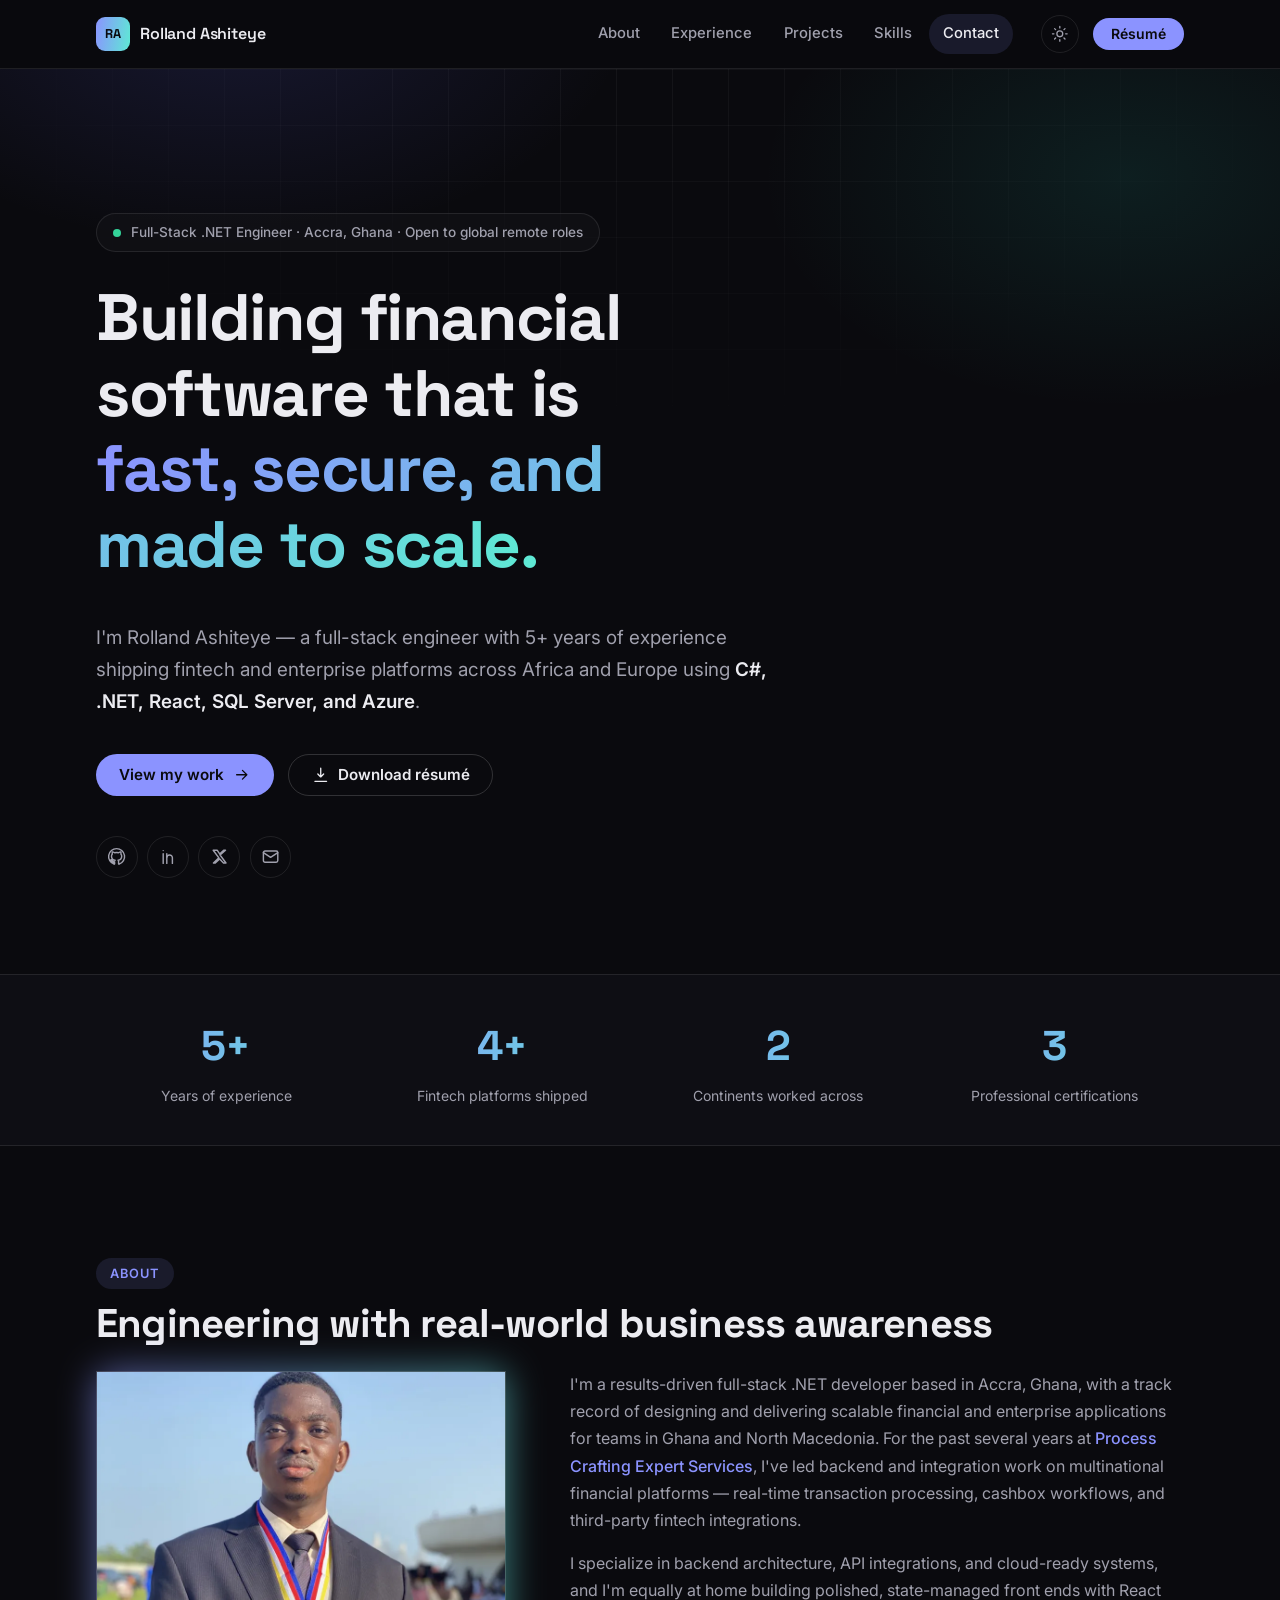
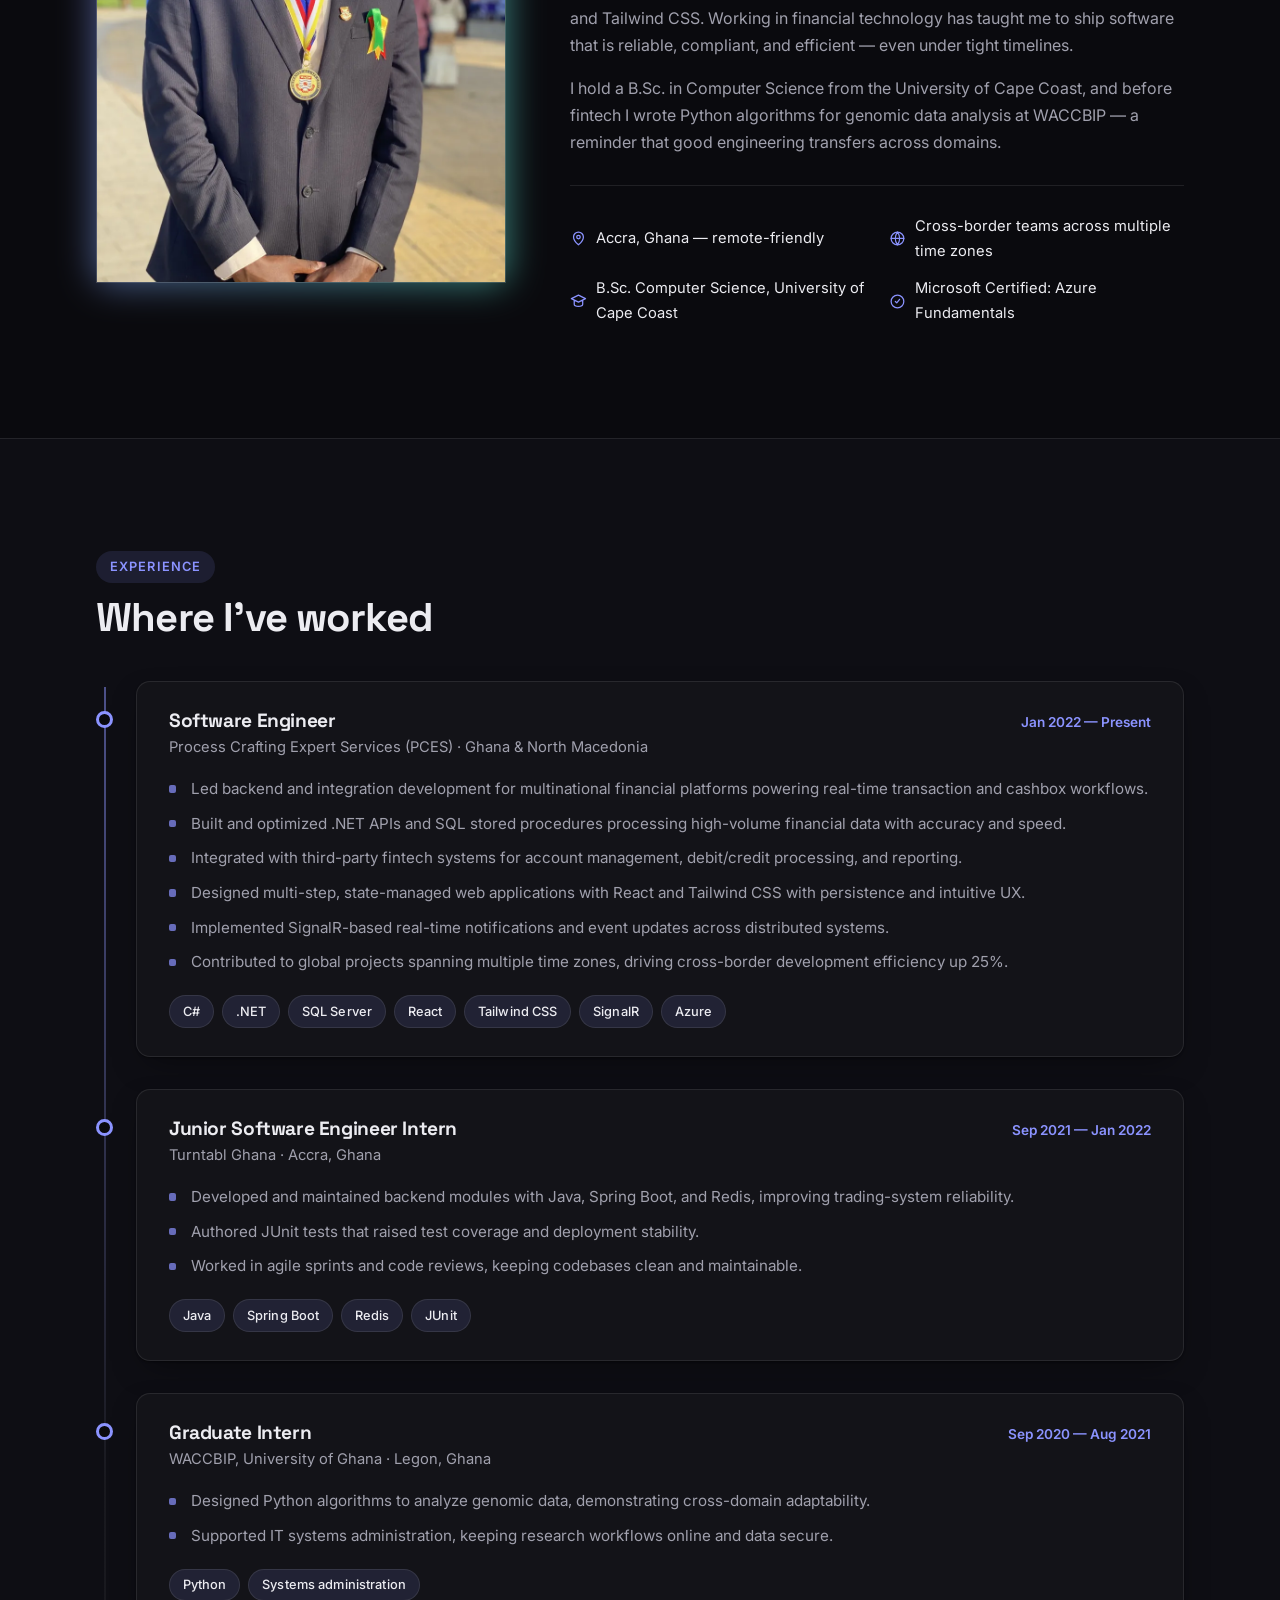
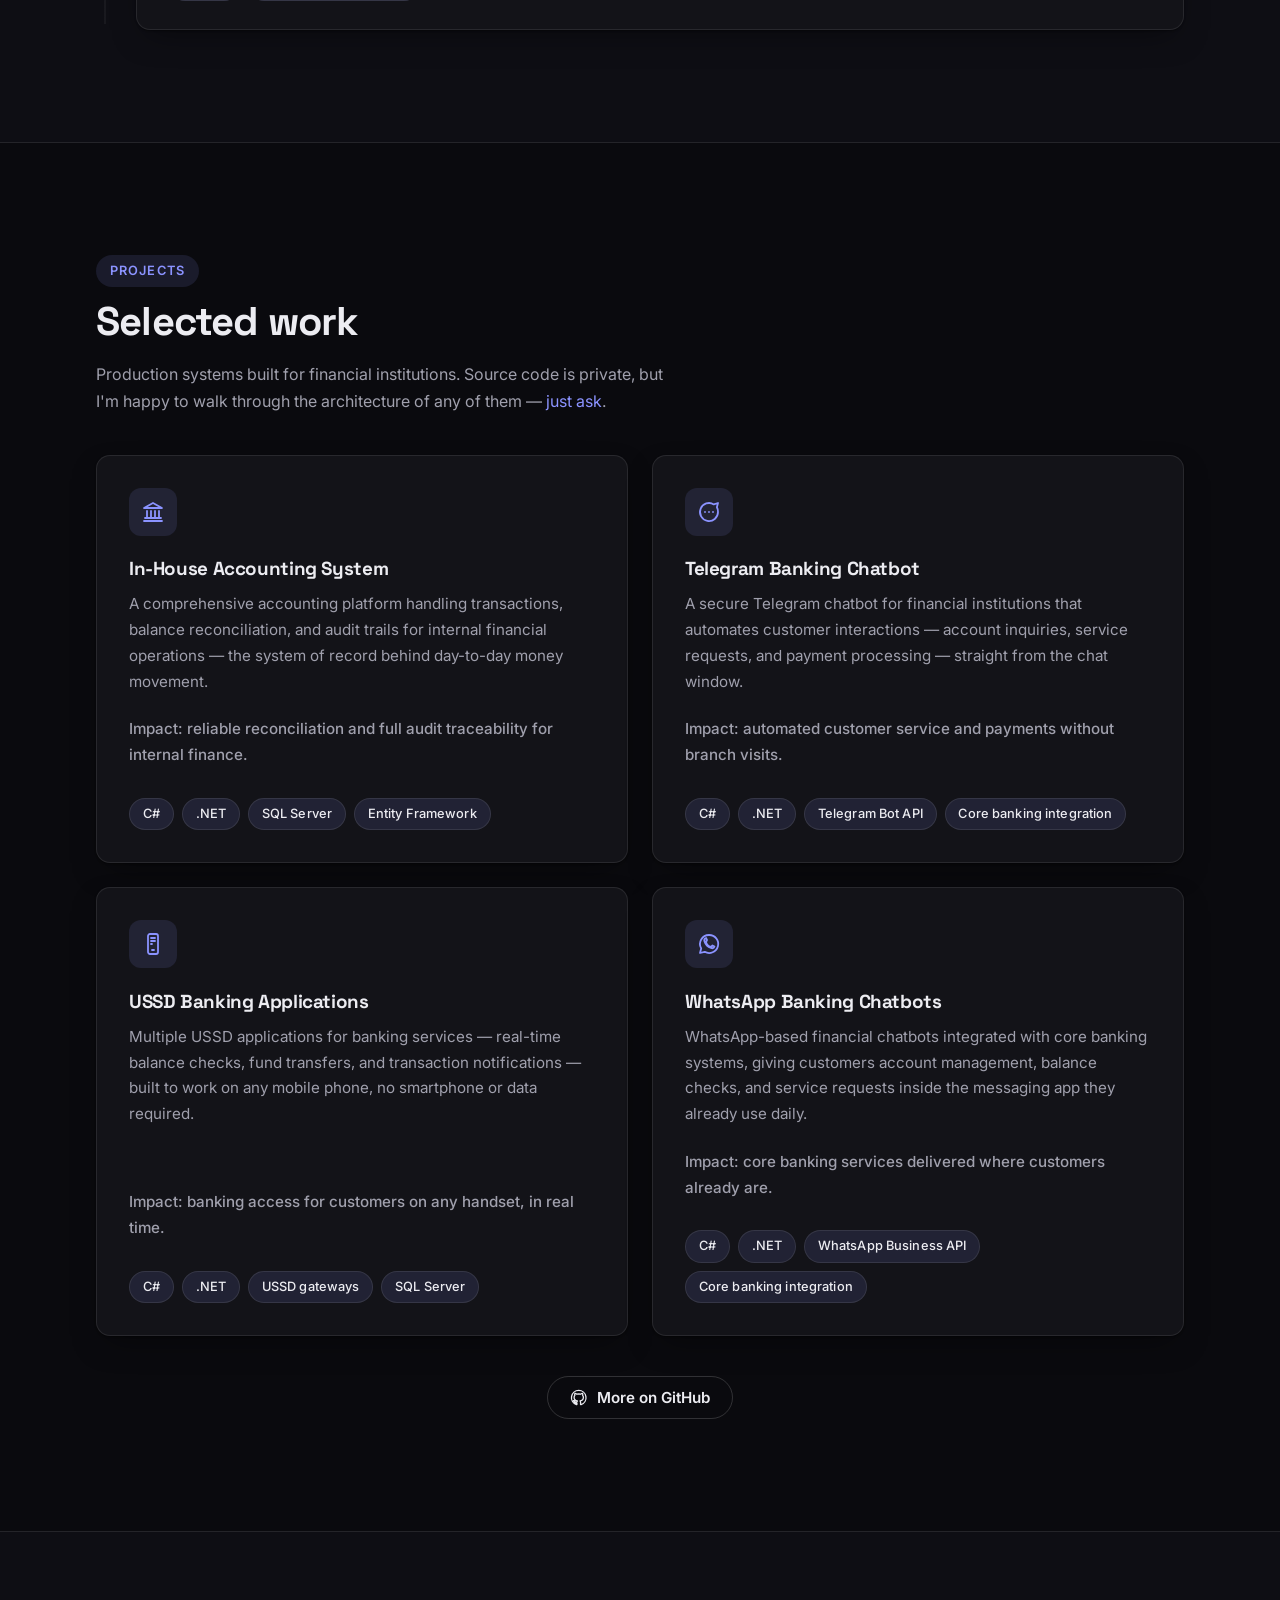
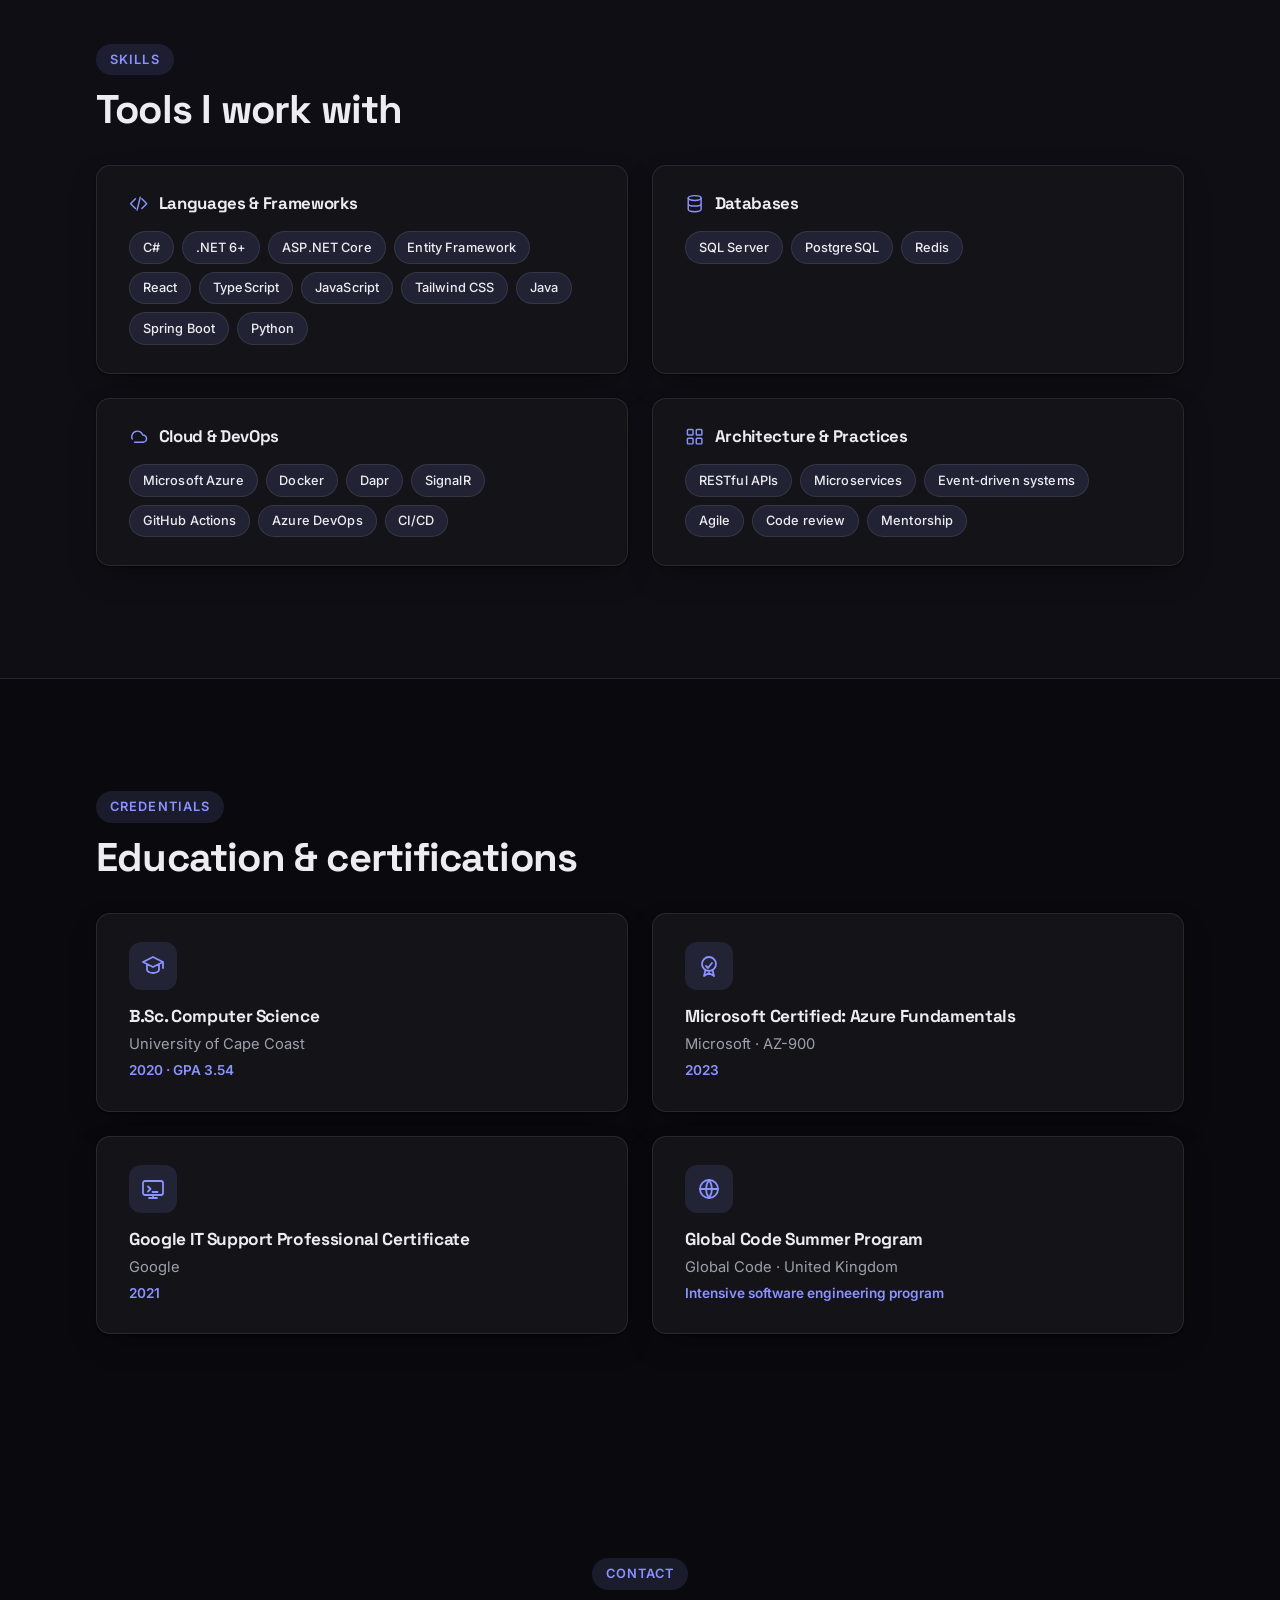
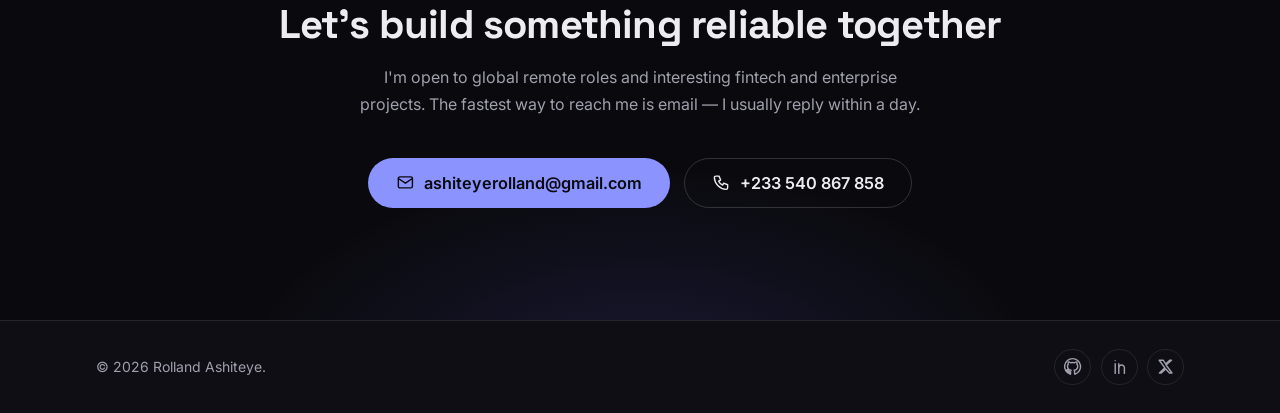
<file: index.html>
<!DOCTYPE html>
<html lang="en" data-theme="dark">
<head>
    <meta charset="UTF-8">
    <meta name="viewport" content="width=device-width, initial-scale=1">

    <title>Rolland Ashiteye — Full-Stack .NET Engineer</title>
    <meta name="description" content="Rolland Ashiteye is a full-stack .NET engineer with 5+ years of experience building secure, scalable financial and enterprise software across Africa and Europe with C#, .NET, React, and Azure.">
    <meta name="author" content="Rolland Ashiteye">
    <link rel="canonical" href="https://rolla-code.github.io/">

    <!-- Open Graph -->
    <meta property="og:type" content="website">
    <meta property="og:url" content="https://rolla-code.github.io/">
    <meta property="og:title" content="Rolland Ashiteye — Full-Stack .NET Engineer">
    <meta property="og:description" content="Full-stack .NET engineer building secure, scalable fintech and enterprise software with C#, .NET, React, and Azure. Based in Accra, open to global remote roles.">
    <meta property="og:image" content="https://rolla-code.github.io/images/rolland.jpg">
    <meta name="twitter:card" content="summary_large_image">
    <meta name="twitter:site" content="@1Nii_Ro">
    <meta name="twitter:title" content="Rolland Ashiteye — Full-Stack .NET Engineer">
    <meta name="twitter:description" content="Full-stack .NET engineer building secure, scalable fintech and enterprise software with C#, .NET, React, and Azure.">
    <meta name="twitter:image" content="https://rolla-code.github.io/images/rolland.jpg">

    <meta name="theme-color" content="#0a0a0e" media="(prefers-color-scheme: dark)">
    <meta name="theme-color" content="#fafafc" media="(prefers-color-scheme: light)">

    <link rel="icon" type="image/svg+xml" href="favicon.svg">

    <!-- Set theme before first paint to avoid a flash of the wrong theme -->
    <script>
        (function () {
            try {
                var saved = localStorage.getItem('theme');
                if (saved === 'light' || saved === 'dark') {
                    document.documentElement.setAttribute('data-theme', saved);
                }
            } catch (e) { /* localStorage unavailable — keep dark default */ }
        })();
    </script>

    <link rel="preconnect" href="https://fonts.googleapis.com">
    <link rel="preconnect" href="https://fonts.gstatic.com" crossorigin>
    <link href="https://fonts.googleapis.com/css2?family=Inter:wght@400;500;600&family=Space+Grotesk:wght@500;600;700&display=swap" rel="stylesheet">

    <link rel="stylesheet" href="css/style.css">

    <script type="application/ld+json">
    {
        "@context": "https://schema.org",
        "@type": "Person",
        "name": "Rolland Ashiteye Nii-Amarh",
        "url": "https://rolla-code.github.io/",
        "image": "https://rolla-code.github.io/images/rolland.jpg",
        "jobTitle": "Full-Stack .NET Engineer",
        "worksFor": { "@type": "Organization", "name": "Process Crafting Expert Services" },
        "alumniOf": { "@type": "CollegeOrUniversity", "name": "University of Cape Coast" },
        "address": { "@type": "PostalAddress", "addressLocality": "Accra", "addressCountry": "GH" },
        "email": "mailto:ashiteyerolland@gmail.com",
        "sameAs": [
            "https://www.linkedin.com/in/ashiteye-rolland-671120187",
            "https://github.com/Rolla-code",
            "https://twitter.com/1Nii_Ro"
        ],
        "knowsAbout": ["C#", ".NET", "ASP.NET Core", "React", "TypeScript", "SQL Server", "Microsoft Azure", "Microservices", "Financial Technology"]
    }
    </script>
</head>
<body>

    <a class="skip-link" href="#main">Skip to content</a>

    <header class="site-header" id="top">
        <nav class="nav container" aria-label="Primary">
            <a class="brand" href="#top" aria-label="Rolland Ashiteye — home">
                <span class="brand-mark" aria-hidden="true">RA</span>
                <span class="brand-name">Rolland&nbsp;Ashiteye</span>
            </a>

            <button class="nav-toggle" aria-expanded="false" aria-controls="nav-menu" aria-label="Toggle navigation menu">
                <span class="nav-toggle-bar" aria-hidden="true"></span>
                <span class="nav-toggle-bar" aria-hidden="true"></span>
            </button>

            <div class="nav-menu" id="nav-menu">
                <ul class="nav-links">
                    <li><a href="#about">About</a></li>
                    <li><a href="#experience">Experience</a></li>
                    <li><a href="#projects">Projects</a></li>
                    <li><a href="#skills">Skills</a></li>
                    <li><a href="#contact">Contact</a></li>
                </ul>
                <div class="nav-actions">
                    <button class="theme-toggle" aria-label="Switch to light theme" title="Toggle theme">
                        <svg class="icon icon-sun" viewBox="0 0 24 24" aria-hidden="true"><circle cx="12" cy="12" r="4"/><path d="M12 2v2m0 16v2M4.9 4.9l1.4 1.4m11.4 11.4 1.4 1.4M2 12h2m16 0h2M4.9 19.1l1.4-1.4M17.7 6.3l1.4-1.4"/></svg>
                        <svg class="icon icon-moon" viewBox="0 0 24 24" aria-hidden="true"><path d="M21 12.8A9 9 0 1 1 11.2 3a7 7 0 0 0 9.8 9.8Z"/></svg>
                    </button>
                    <a class="btn btn-sm btn-primary nav-cta" href="assets/Rolland_Ashiteye_Resume.pdf" download>Résumé</a>
                </div>
            </div>
        </nav>
    </header>

    <main id="main">

        <!-- ============ HERO ============ -->
        <section class="hero" aria-label="Introduction">
            <div class="hero-bg" aria-hidden="true"></div>
            <div class="container hero-inner">
                <p class="hero-eyebrow">
                    <span class="status-dot" aria-hidden="true"></span>
                    Full-Stack .NET Engineer · Accra, Ghana · Open to global remote roles
                </p>
                <h1 class="hero-title">
                    Building financial software that is
                    <span class="gradient-text">fast, secure, and made to scale.</span>
                </h1>
                <p class="hero-sub">
                    I'm Rolland Ashiteye — a full-stack engineer with 5+ years of experience shipping
                    fintech and enterprise platforms across Africa and Europe using
                    <strong>C#, .NET, React, SQL Server, and Azure</strong>.
                </p>
                <div class="hero-actions">
                    <a class="btn btn-primary" href="#projects">
                        View my work
                        <svg class="icon" viewBox="0 0 24 24" aria-hidden="true"><path d="M5 12h14m-6-6 6 6-6 6"/></svg>
                    </a>
                    <a class="btn btn-ghost" href="assets/Rolland_Ashiteye_Resume.pdf" download>
                        <svg class="icon" viewBox="0 0 24 24" aria-hidden="true"><path d="M12 3v12m0 0 4-4m-4 4-4-4M4 21h16"/></svg>
                        Download résumé
                    </a>
                </div>
                <ul class="hero-social" aria-label="Social profiles">
                    <li>
                        <a href="https://github.com/Rolla-code" target="_blank" rel="noopener" aria-label="GitHub">
                            <svg class="icon" viewBox="0 0 24 24" aria-hidden="true"><path d="M12 2a10 10 0 0 0-3.16 19.49c.5.09.68-.22.68-.48v-1.7c-2.78.6-3.37-1.34-3.37-1.34-.45-1.16-1.11-1.47-1.11-1.47-.91-.62.07-.6.07-.6 1 .07 1.53 1.03 1.53 1.03.9 1.53 2.34 1.09 2.91.83.09-.65.35-1.09.63-1.34-2.22-.25-4.55-1.11-4.55-4.94 0-1.09.39-1.98 1.03-2.68-.1-.25-.45-1.27.1-2.64 0 0 .84-.27 2.75 1.02a9.56 9.56 0 0 1 5 0c1.91-1.29 2.75-1.02 2.75-1.02.55 1.37.2 2.39.1 2.64.64.7 1.03 1.59 1.03 2.68 0 3.84-2.34 4.68-4.57 4.93.36.31.68.92.68 1.85V21c0 .27.18.58.69.48A10 10 0 0 0 12 2Z"/></svg>
                        </a>
                    </li>
                    <li>
                        <a href="https://www.linkedin.com/in/ashiteye-rolland-671120187" target="_blank" rel="noopener" aria-label="LinkedIn">
                            <svg class="icon" viewBox="0 0 24 24" aria-hidden="true"><path d="M6.5 8.5v12M6.5 4.5v.01M11 20.5v-7a3.5 3.5 0 0 1 7 0v7"/><path d="M11 8.5v4"/></svg>
                        </a>
                    </li>
                    <li>
                        <a href="https://twitter.com/1Nii_Ro" target="_blank" rel="noopener" aria-label="X (Twitter)">
                            <svg class="icon" viewBox="0 0 24 24" aria-hidden="true"><path d="m4 4 7.1 9.6L4.3 20h2.3l5.5-5.1L16.9 20H20l-7.4-10L19.4 4h-2.3l-5 4.7L8.9 4H4Z"/></svg>
                        </a>
                    </li>
                    <li>
                        <a href="mailto:ashiteyerolland@gmail.com" aria-label="Email">
                            <svg class="icon" viewBox="0 0 24 24" aria-hidden="true"><rect x="3" y="5" width="18" height="14" rx="2"/><path d="m3 7 9 6 9-6"/></svg>
                        </a>
                    </li>
                </ul>
            </div>
        </section>

        <!-- ============ STATS ============ -->
        <section class="stats reveal" aria-label="Highlights">
            <div class="container stats-grid">
                <div class="stat">
                    <span class="stat-value" data-count="5" data-suffix="+">5+</span>
                    <span class="stat-label">Years of experience</span>
                </div>
                <div class="stat">
                    <span class="stat-value" data-count="4" data-suffix="+">4+</span>
                    <span class="stat-label">Fintech platforms shipped</span>
                </div>
                <div class="stat">
                    <span class="stat-value" data-count="2">2</span>
                    <span class="stat-label">Continents worked across</span>
                </div>
                <div class="stat">
                    <span class="stat-value" data-count="3">3</span>
                    <span class="stat-label">Professional certifications</span>
                </div>
            </div>
        </section>

        <!-- ============ ABOUT ============ -->
        <section id="about" class="section">
            <div class="container">
                <p class="section-eyebrow reveal">About</p>
                <h2 class="section-title reveal">Engineering with real-world business awareness</h2>
                <div class="about-grid">
                    <div class="about-photo reveal">
                        <picture>
                            <source srcset="images/rolland.webp" type="image/webp">
                            <img src="images/rolland.jpg" alt="Portrait of Rolland Ashiteye" width="880" height="1100" loading="lazy" decoding="async">
                        </picture>
                    </div>
                    <div class="about-text reveal">
                        <p>
                            I'm a results-driven full-stack .NET developer based in Accra, Ghana, with a track record of
                            designing and delivering scalable financial and enterprise applications for teams in
                            Ghana and North Macedonia. For the past several years at
                            <a href="#experience">Process Crafting Expert Services</a>, I've led backend and integration
                            work on multinational financial platforms — real-time transaction processing, cashbox
                            workflows, and third-party fintech integrations.
                        </p>
                        <p>
                            I specialize in backend architecture, API integrations, and cloud-ready systems, and I'm
                            equally at home building polished, state-managed front ends with React and Tailwind CSS.
                            Working in financial technology has taught me to ship software that is reliable, compliant,
                            and efficient — even under tight timelines.
                        </p>
                        <p>
                            I hold a B.Sc. in Computer Science from the University of Cape Coast, and before fintech I
                            wrote Python algorithms for genomic data analysis at WACCBIP — a reminder that good
                            engineering transfers across domains.
                        </p>
                        <ul class="about-facts">
                            <li>
                                <svg class="icon" viewBox="0 0 24 24" aria-hidden="true"><path d="M12 21s-7-5.5-7-11a7 7 0 0 1 14 0c0 5.5-7 11-7 11Z"/><circle cx="12" cy="10" r="2.5"/></svg>
                                Accra, Ghana — remote-friendly
                            </li>
                            <li>
                                <svg class="icon" viewBox="0 0 24 24" aria-hidden="true"><circle cx="12" cy="12" r="9"/><path d="M3 12h18M12 3a15 15 0 0 1 0 18 15 15 0 0 1 0-18Z"/></svg>
                                Cross-border teams across multiple time zones
                            </li>
                            <li>
                                <svg class="icon" viewBox="0 0 24 24" aria-hidden="true"><path d="M12 3 2 8l10 5 10-5-10-5Zm-6 7.5V16c0 1.5 2.7 3 6 3s6-1.5 6-3v-5.5"/></svg>
                                B.Sc. Computer Science, University of Cape Coast
                            </li>
                            <li>
                                <svg class="icon" viewBox="0 0 24 24" aria-hidden="true"><path d="m9 12 2 2 4-5m6 3a9 9 0 1 1-18 0 9 9 0 0 1 18 0Z"/></svg>
                                Microsoft Certified: Azure Fundamentals
                            </li>
                        </ul>
                    </div>
                </div>
            </div>
        </section>

        <!-- ============ EXPERIENCE ============ -->
        <section id="experience" class="section section-alt">
            <div class="container">
                <p class="section-eyebrow reveal">Experience</p>
                <h2 class="section-title reveal">Where I've worked</h2>

                <ol class="timeline">
                    <li class="timeline-item reveal">
                        <div class="timeline-marker" aria-hidden="true"></div>
                        <article class="card timeline-card">
                            <header class="timeline-head">
                                <div>
                                    <h3>Software Engineer</h3>
                                    <p class="timeline-org">Process Crafting Expert Services (PCES) · Ghana &amp; North Macedonia</p>
                                </div>
                                <p class="timeline-date"><time datetime="2022-01">Jan 2022</time> — Present</p>
                            </header>
                            <ul class="timeline-points">
                                <li>Led backend and integration development for multinational financial platforms powering real-time transaction and cashbox workflows.</li>
                                <li>Built and optimized .NET APIs and SQL stored procedures processing high-volume financial data with accuracy and speed.</li>
                                <li>Integrated with third-party fintech systems for account management, debit/credit processing, and reporting.</li>
                                <li>Designed multi-step, state-managed web applications with React and Tailwind CSS with persistence and intuitive UX.</li>
                                <li>Implemented SignalR-based real-time notifications and event updates across distributed systems.</li>
                                <li>Contributed to global projects spanning multiple time zones, driving cross-border development efficiency up 25%.</li>
                            </ul>
                            <ul class="tag-list" aria-label="Technologies used">
                                <li>C#</li><li>.NET</li><li>SQL Server</li><li>React</li><li>Tailwind CSS</li><li>SignalR</li><li>Azure</li>
                            </ul>
                        </article>
                    </li>

                    <li class="timeline-item reveal">
                        <div class="timeline-marker" aria-hidden="true"></div>
                        <article class="card timeline-card">
                            <header class="timeline-head">
                                <div>
                                    <h3>Junior Software Engineer Intern</h3>
                                    <p class="timeline-org">Turntabl Ghana · Accra, Ghana</p>
                                </div>
                                <p class="timeline-date"><time datetime="2021-09">Sep 2021</time> — <time datetime="2022-01">Jan 2022</time></p>
                            </header>
                            <ul class="timeline-points">
                                <li>Developed and maintained backend modules with Java, Spring Boot, and Redis, improving trading-system reliability.</li>
                                <li>Authored JUnit tests that raised test coverage and deployment stability.</li>
                                <li>Worked in agile sprints and code reviews, keeping codebases clean and maintainable.</li>
                            </ul>
                            <ul class="tag-list" aria-label="Technologies used">
                                <li>Java</li><li>Spring Boot</li><li>Redis</li><li>JUnit</li>
                            </ul>
                        </article>
                    </li>

                    <li class="timeline-item reveal">
                        <div class="timeline-marker" aria-hidden="true"></div>
                        <article class="card timeline-card">
                            <header class="timeline-head">
                                <div>
                                    <h3>Graduate Intern</h3>
                                    <p class="timeline-org">WACCBIP, University of Ghana · Legon, Ghana</p>
                                </div>
                                <p class="timeline-date"><time datetime="2020-09">Sep 2020</time> — <time datetime="2021-08">Aug 2021</time></p>
                            </header>
                            <ul class="timeline-points">
                                <li>Designed Python algorithms to analyze genomic data, demonstrating cross-domain adaptability.</li>
                                <li>Supported IT systems administration, keeping research workflows online and data secure.</li>
                            </ul>
                            <ul class="tag-list" aria-label="Technologies used">
                                <li>Python</li><li>Systems administration</li>
                            </ul>
                        </article>
                    </li>
                </ol>
            </div>
        </section>

        <!-- ============ PROJECTS ============ -->
        <section id="projects" class="section">
            <div class="container">
                <p class="section-eyebrow reveal">Projects</p>
                <h2 class="section-title reveal">Selected work</h2>
                <p class="section-sub reveal">
                    Production systems built for financial institutions. Source code is private, but I'm happy to
                    walk through the architecture of any of them — <a href="#contact">just ask</a>.
                </p>

                <div class="project-grid">
                    <article class="card project-card reveal">
                        <div class="project-icon" aria-hidden="true">
                            <svg class="icon" viewBox="0 0 24 24"><path d="M3 21h18M4 18h16M6 18v-7m4 7v-7m4 7v-7m4 7v-7M3 8l9-5 9 5H3Z"/></svg>
                        </div>
                        <h3>In-House Accounting System</h3>
                        <p>
                            A comprehensive accounting platform handling transactions, balance reconciliation, and
                            audit trails for internal financial operations — the system of record behind day-to-day
                            money movement.
                        </p>
                        <p class="project-impact">Impact: reliable reconciliation and full audit traceability for internal finance.</p>
                        <ul class="tag-list" aria-label="Technologies used">
                            <li>C#</li><li>.NET</li><li>SQL Server</li><li>Entity Framework</li>
                        </ul>
                    </article>

                    <article class="card project-card reveal">
                        <div class="project-icon" aria-hidden="true">
                            <svg class="icon" viewBox="0 0 24 24"><path d="M21 12a9 9 0 1 1-4.2-7.6L21 3l-1.1 4.2A8.96 8.96 0 0 1 21 12Z"/><path d="M8 12h.01M12 12h.01M16 12h.01"/></svg>
                        </div>
                        <h3>Telegram Banking Chatbot</h3>
                        <p>
                            A secure Telegram chatbot for financial institutions that automates customer
                            interactions — account inquiries, service requests, and payment processing — straight
                            from the chat window.
                        </p>
                        <p class="project-impact">Impact: automated customer service and payments without branch visits.</p>
                        <ul class="tag-list" aria-label="Technologies used">
                            <li>C#</li><li>.NET</li><li>Telegram Bot API</li><li>Core banking integration</li>
                        </ul>
                    </article>

                    <article class="card project-card reveal">
                        <div class="project-icon" aria-hidden="true">
                            <svg class="icon" viewBox="0 0 24 24"><rect x="7" y="2" width="10" height="20" rx="2"/><path d="M11 18h2M10 6h4m-4 3h4m-4 3h1"/></svg>
                        </div>
                        <h3>USSD Banking Applications</h3>
                        <p>
                            Multiple USSD applications for banking services — real-time balance checks, fund
                            transfers, and transaction notifications — built to work on any mobile phone, no
                            smartphone or data required.
                        </p>
                        <p class="project-impact">Impact: banking access for customers on any handset, in real time.</p>
                        <ul class="tag-list" aria-label="Technologies used">
                            <li>C#</li><li>.NET</li><li>USSD gateways</li><li>SQL Server</li>
                        </ul>
                    </article>

                    <article class="card project-card reveal">
                        <div class="project-icon" aria-hidden="true">
                            <svg class="icon" viewBox="0 0 24 24"><path d="M12 3a9 9 0 0 0-7.8 13.5L3 21l4.7-1.2A9 9 0 1 0 12 3Z"/><path d="M9 10c.5 2.5 2.5 4.5 5 5l1.5-1.5 2 1c-.5 1.5-2 2-3.5 1.5-3-1-5.5-3.5-6.5-6.5C7 8 7.5 6.5 9 6l1 2L9 10Z"/></svg>
                        </div>
                        <h3>WhatsApp Banking Chatbots</h3>
                        <p>
                            WhatsApp-based financial chatbots integrated with core banking systems, giving customers
                            account management, balance checks, and service requests inside the messaging app they
                            already use daily.
                        </p>
                        <p class="project-impact">Impact: core banking services delivered where customers already are.</p>
                        <ul class="tag-list" aria-label="Technologies used">
                            <li>C#</li><li>.NET</li><li>WhatsApp Business API</li><li>Core banking integration</li>
                        </ul>
                    </article>
                </div>

                <div class="projects-cta reveal">
                    <a class="btn btn-ghost" href="https://github.com/Rolla-code" target="_blank" rel="noopener">
                        <svg class="icon" viewBox="0 0 24 24" aria-hidden="true"><path d="M12 2a10 10 0 0 0-3.16 19.49c.5.09.68-.22.68-.48v-1.7c-2.78.6-3.37-1.34-3.37-1.34-.45-1.16-1.11-1.47-1.11-1.47-.91-.62.07-.6.07-.6 1 .07 1.53 1.03 1.53 1.03.9 1.53 2.34 1.09 2.91.83.09-.65.35-1.09.63-1.34-2.22-.25-4.55-1.11-4.55-4.94 0-1.09.39-1.98 1.03-2.68-.1-.25-.45-1.27.1-2.64 0 0 .84-.27 2.75 1.02a9.56 9.56 0 0 1 5 0c1.91-1.29 2.75-1.02 2.75-1.02.55 1.37.2 2.39.1 2.64.64.7 1.03 1.59 1.03 2.68 0 3.84-2.34 4.68-4.57 4.93.36.31.68.92.68 1.85V21c0 .27.18.58.69.48A10 10 0 0 0 12 2Z"/></svg>
                        More on GitHub
                    </a>
                </div>
            </div>
        </section>

        <!-- ============ SKILLS ============ -->
        <section id="skills" class="section section-alt">
            <div class="container">
                <p class="section-eyebrow reveal">Skills</p>
                <h2 class="section-title reveal">Tools I work with</h2>

                <div class="skills-grid">
                    <div class="card skill-group reveal">
                        <h3>
                            <svg class="icon" viewBox="0 0 24 24" aria-hidden="true"><path d="m8 6-6 6 6 6m8-12 6 6-6 6M14 4l-4 16"/></svg>
                            Languages &amp; Frameworks
                        </h3>
                        <ul class="tag-list">
                            <li>C#</li><li>.NET 6+</li><li>ASP.NET Core</li><li>Entity Framework</li>
                            <li>React</li><li>TypeScript</li><li>JavaScript</li><li>Tailwind CSS</li>
                            <li>Java</li><li>Spring Boot</li><li>Python</li>
                        </ul>
                    </div>
                    <div class="card skill-group reveal">
                        <h3>
                            <svg class="icon" viewBox="0 0 24 24" aria-hidden="true"><ellipse cx="12" cy="5" rx="8" ry="3"/><path d="M4 5v14c0 1.7 3.6 3 8 3s8-1.3 8-3V5M4 12c0 1.7 3.6 3 8 3s8-1.3 8-3"/></svg>
                            Databases
                        </h3>
                        <ul class="tag-list">
                            <li>SQL Server</li><li>PostgreSQL</li><li>Redis</li>
                        </ul>
                    </div>
                    <div class="card skill-group reveal">
                        <h3>
                            <svg class="icon" viewBox="0 0 24 24" aria-hidden="true"><path d="M17.5 19a4.5 4.5 0 1 0-.4-9A7 7 0 1 0 4 14.9"/><path d="M7 19h10.5"/></svg>
                            Cloud &amp; DevOps
                        </h3>
                        <ul class="tag-list">
                            <li>Microsoft Azure</li><li>Docker</li><li>Dapr</li><li>SignalR</li>
                            <li>GitHub Actions</li><li>Azure DevOps</li><li>CI/CD</li>
                        </ul>
                    </div>
                    <div class="card skill-group reveal">
                        <h3>
                            <svg class="icon" viewBox="0 0 24 24" aria-hidden="true"><rect x="3" y="3" width="7" height="7" rx="1"/><rect x="14" y="3" width="7" height="7" rx="1"/><rect x="3" y="14" width="7" height="7" rx="1"/><rect x="14" y="14" width="7" height="7" rx="1"/></svg>
                            Architecture &amp; Practices
                        </h3>
                        <ul class="tag-list">
                            <li>RESTful APIs</li><li>Microservices</li><li>Event-driven systems</li>
                            <li>Agile</li><li>Code review</li><li>Mentorship</li>
                        </ul>
                    </div>
                </div>
            </div>
        </section>

        <!-- ============ EDUCATION & CERTIFICATIONS ============ -->
        <section id="education" class="section">
            <div class="container">
                <p class="section-eyebrow reveal">Credentials</p>
                <h2 class="section-title reveal">Education &amp; certifications</h2>

                <div class="cred-grid">
                    <article class="card cred-card reveal">
                        <div class="project-icon" aria-hidden="true">
                            <svg class="icon" viewBox="0 0 24 24"><path d="M12 3 2 8l10 5 10-5-10-5Zm-6 7.5V16c0 1.5 2.7 3 6 3s6-1.5 6-3v-5.5M22 8v6"/></svg>
                        </div>
                        <h3>B.Sc. Computer Science</h3>
                        <p class="cred-org">University of Cape Coast</p>
                        <p class="cred-meta">2020 · GPA 3.54</p>
                    </article>
                    <article class="card cred-card reveal">
                        <div class="project-icon" aria-hidden="true">
                            <svg class="icon" viewBox="0 0 24 24"><path d="m9 12 2 2 4-5"/><circle cx="12" cy="10" r="7"/><path d="m8.5 16-1.5 6 5-3 5 3-1.5-6"/></svg>
                        </div>
                        <h3>Microsoft Certified: Azure Fundamentals</h3>
                        <p class="cred-org">Microsoft · AZ-900</p>
                        <p class="cred-meta">2023</p>
                    </article>
                    <article class="card cred-card reveal">
                        <div class="project-icon" aria-hidden="true">
                            <svg class="icon" viewBox="0 0 24 24"><rect x="2" y="4" width="20" height="14" rx="2"/><path d="M8 21h8m-4-3v3M7 9.5 9.5 12 7 14.5m4.5.5h5"/></svg>
                        </div>
                        <h3>Google IT Support Professional Certificate</h3>
                        <p class="cred-org">Google</p>
                        <p class="cred-meta">2021</p>
                    </article>
                    <article class="card cred-card reveal">
                        <div class="project-icon" aria-hidden="true">
                            <svg class="icon" viewBox="0 0 24 24"><circle cx="12" cy="12" r="9"/><path d="M3 12h18M12 3a15 15 0 0 1 0 18 15 15 0 0 1 0-18Z"/></svg>
                        </div>
                        <h3>Global Code Summer Program</h3>
                        <p class="cred-org">Global Code · United Kingdom</p>
                        <p class="cred-meta">Intensive software engineering program</p>
                    </article>
                </div>
            </div>
        </section>

        <!-- ============ CONTACT ============ -->
        <section id="contact" class="section section-contact">
            <div class="container contact-inner">
                <p class="section-eyebrow reveal">Contact</p>
                <h2 class="section-title reveal">Let's build something reliable together</h2>
                <p class="section-sub reveal">
                    I'm open to global remote roles and interesting fintech and enterprise projects.
                    The fastest way to reach me is email — I usually reply within a day.
                </p>
                <div class="hero-actions reveal">
                    <a class="btn btn-primary btn-lg" href="mailto:ashiteyerolland@gmail.com">
                        <svg class="icon" viewBox="0 0 24 24" aria-hidden="true"><rect x="3" y="5" width="18" height="14" rx="2"/><path d="m3 7 9 6 9-6"/></svg>
                        ashiteyerolland@gmail.com
                    </a>
                    <a class="btn btn-ghost btn-lg" href="tel:+233540867858">
                        <svg class="icon" viewBox="0 0 24 24" aria-hidden="true"><path d="M5 4h4l2 5-2.5 1.5a11 11 0 0 0 5 5L15 13l5 2v4a2 2 0 0 1-2 2A16 16 0 0 1 3 6a2 2 0 0 1 2-2Z"/></svg>
                        +233 540 867 858
                    </a>
                </div>
            </div>
        </section>
    </main>

    <footer class="site-footer">
        <div class="container footer-inner">
            <p>© <span id="year"></span> Rolland Ashiteye.</p>
            <ul class="hero-social footer-social" aria-label="Social profiles">
                <li>
                    <a href="https://github.com/Rolla-code" target="_blank" rel="noopener" aria-label="GitHub">
                        <svg class="icon" viewBox="0 0 24 24" aria-hidden="true"><path d="M12 2a10 10 0 0 0-3.16 19.49c.5.09.68-.22.68-.48v-1.7c-2.78.6-3.37-1.34-3.37-1.34-.45-1.16-1.11-1.47-1.11-1.47-.91-.62.07-.6.07-.6 1 .07 1.53 1.03 1.53 1.03.9 1.53 2.34 1.09 2.91.83.09-.65.35-1.09.63-1.34-2.22-.25-4.55-1.11-4.55-4.94 0-1.09.39-1.98 1.03-2.68-.1-.25-.45-1.27.1-2.64 0 0 .84-.27 2.75 1.02a9.56 9.56 0 0 1 5 0c1.91-1.29 2.75-1.02 2.75-1.02.55 1.37.2 2.39.1 2.64.64.7 1.03 1.59 1.03 2.68 0 3.84-2.34 4.68-4.57 4.93.36.31.68.92.68 1.85V21c0 .27.18.58.69.48A10 10 0 0 0 12 2Z"/></svg>
                    </a>
                </li>
                <li>
                    <a href="https://www.linkedin.com/in/ashiteye-rolland-671120187" target="_blank" rel="noopener" aria-label="LinkedIn">
                        <svg class="icon" viewBox="0 0 24 24" aria-hidden="true"><path d="M6.5 8.5v12M6.5 4.5v.01M11 20.5v-7a3.5 3.5 0 0 1 7 0v7"/><path d="M11 8.5v4"/></svg>
                    </a>
                </li>
                <li>
                    <a href="https://twitter.com/1Nii_Ro" target="_blank" rel="noopener" aria-label="X (Twitter)">
                        <svg class="icon" viewBox="0 0 24 24" aria-hidden="true"><path d="m4 4 7.1 9.6L4.3 20h2.3l5.5-5.1L16.9 20H20l-7.4-10L19.4 4h-2.3l-5 4.7L8.9 4H4Z"/></svg>
                    </a>
                </li>
            </ul>
        </div>
    </footer>

    <script src="js/main.js" defer></script>
</body>
</html>
</file>
<file: css/style.css>
/* ==========================================================================
   Rolland Ashiteye — Portfolio
   Design system: dark-first, CSS custom properties, no frameworks.
   ========================================================================== */

/* ---------- Tokens ---------- */

:root {
    --font-body: "Inter", system-ui, -apple-system, "Segoe UI", sans-serif;
    --font-display: "Space Grotesk", var(--font-body);

    --container: 68rem;
    --radius: 14px;
    --radius-sm: 8px;

    --ease: cubic-bezier(0.22, 1, 0.36, 1);

    /* Dark theme (default) */
    --bg: #0a0a0e;
    --bg-alt: #0e0e14;
    --card: #131318;
    --card-hover: #17171e;
    --border: rgba(255, 255, 255, 0.09);
    --border-strong: rgba(255, 255, 255, 0.16);
    --text: #ececf1;
    --text-muted: #a0a0ad;
    --text-faint: #6e6e7a;

    --accent: #8b93ff;
    --accent-strong: #a5abff;
    --accent-contrast: #0a0a0e;
    --accent-soft: rgba(139, 147, 255, 0.12);
    --gradient: linear-gradient(100deg, #8b93ff 0%, #5eead4 100%);
    --glow-1: rgba(99, 102, 241, 0.16);
    --glow-2: rgba(45, 212, 191, 0.10);

    --shadow: 0 1px 2px rgba(0, 0, 0, 0.4), 0 12px 32px -12px rgba(0, 0, 0, 0.5);
    --shadow-lift: 0 2px 4px rgba(0, 0, 0, 0.4), 0 20px 48px -16px rgba(0, 0, 0, 0.6);

    color-scheme: dark;
}

:root[data-theme="light"] {
    --bg: #fafafc;
    --bg-alt: #f2f2f7;
    --card: #ffffff;
    --card-hover: #ffffff;
    --border: rgba(15, 15, 35, 0.10);
    --border-strong: rgba(15, 15, 35, 0.20);
    --text: #17171f;
    --text-muted: #4e4e5c;
    --text-faint: #85858f;

    --accent: #4f46e5;
    --accent-strong: #4338ca;
    --accent-contrast: #ffffff;
    --accent-soft: rgba(79, 70, 229, 0.09);
    --gradient: linear-gradient(100deg, #4f46e5 0%, #0d9488 100%);
    --glow-1: rgba(99, 102, 241, 0.12);
    --glow-2: rgba(13, 148, 136, 0.08);

    --shadow: 0 1px 2px rgba(20, 20, 40, 0.06), 0 12px 32px -12px rgba(20, 20, 40, 0.12);
    --shadow-lift: 0 2px 4px rgba(20, 20, 40, 0.06), 0 20px 48px -16px rgba(20, 20, 40, 0.18);

    color-scheme: light;
}

/* ---------- Reset & base ---------- */

*, *::before, *::after { box-sizing: border-box; }

html { scroll-behavior: smooth; }

body {
    margin: 0;
    font-family: var(--font-body);
    font-size: 1rem;
    line-height: 1.7;
    color: var(--text);
    background: var(--bg);
    -webkit-font-smoothing: antialiased;
    transition: background 0.3s ease, color 0.3s ease;
}

img { max-width: 100%; height: auto; display: block; }

a { color: var(--accent); text-decoration: none; }
a:hover { color: var(--accent-strong); }

h1, h2, h3 {
    font-family: var(--font-display);
    line-height: 1.15;
    margin: 0 0 0.6em;
    letter-spacing: -0.02em;
    text-wrap: balance;
}

p { margin: 0 0 1em; }

ul, ol { margin: 0; padding: 0; }

:focus-visible {
    outline: 2px solid var(--accent);
    outline-offset: 3px;
    border-radius: 4px;
}

::selection { background: var(--accent); color: var(--accent-contrast); }

.container {
    width: min(var(--container), 100% - 2.5rem);
    margin-inline: auto;
}

.icon {
    width: 1.15em;
    height: 1.15em;
    fill: none;
    stroke: currentColor;
    stroke-width: 1.8;
    stroke-linecap: round;
    stroke-linejoin: round;
    flex-shrink: 0;
}

.skip-link {
    position: absolute;
    top: -100%;
    left: 1rem;
    z-index: 100;
    padding: 0.6rem 1rem;
    background: var(--accent);
    color: var(--accent-contrast);
    border-radius: var(--radius-sm);
    font-weight: 600;
}
.skip-link:focus { top: 1rem; color: var(--accent-contrast); }

/* ---------- Buttons ---------- */

.btn {
    display: inline-flex;
    align-items: center;
    gap: 0.55rem;
    padding: 0.72rem 1.4rem;
    border-radius: 999px;
    border: 1px solid transparent;
    font-family: var(--font-body);
    font-size: 0.95rem;
    font-weight: 600;
    line-height: 1;
    cursor: pointer;
    transition: transform 0.2s var(--ease), box-shadow 0.2s var(--ease),
                background 0.2s ease, border-color 0.2s ease, color 0.2s ease;
}
.btn:hover { transform: translateY(-2px); }
.btn:active { transform: translateY(0); }

.btn-primary {
    background: var(--accent);
    color: var(--accent-contrast);
}
.btn-primary:hover {
    background: var(--accent-strong);
    color: var(--accent-contrast);
    box-shadow: 0 8px 24px -8px var(--accent);
}

.btn-ghost {
    background: transparent;
    color: var(--text);
    border-color: var(--border-strong);
}
.btn-ghost:hover {
    color: var(--text);
    border-color: var(--accent);
    background: var(--accent-soft);
}

.btn-sm { padding: 0.5rem 1.05rem; font-size: 0.875rem; }
.btn-lg { padding: 0.9rem 1.7rem; font-size: 1.02rem; }

/* ---------- Header / nav ---------- */

.site-header {
    position: sticky;
    top: 0;
    z-index: 50;
    background: color-mix(in srgb, var(--bg) 72%, transparent);
    -webkit-backdrop-filter: blur(14px);
    backdrop-filter: blur(14px);
    border-bottom: 1px solid var(--border);
}

.nav {
    display: flex;
    align-items: center;
    justify-content: space-between;
    gap: 1rem;
    min-height: 4.25rem;
}

.brand {
    display: inline-flex;
    align-items: center;
    gap: 0.65rem;
    color: var(--text);
    font-family: var(--font-display);
    font-weight: 600;
    letter-spacing: -0.01em;
}
.brand:hover { color: var(--text); }

.brand-mark {
    display: grid;
    place-items: center;
    width: 2.1rem;
    height: 2.1rem;
    border-radius: 9px;
    background: var(--gradient);
    color: #0a0a0e;
    font-size: 0.8rem;
    font-weight: 700;
    letter-spacing: 0;
}

.nav-menu {
    display: flex;
    align-items: center;
    gap: 1.75rem;
}

.nav-links {
    display: flex;
    gap: 0.25rem;
    list-style: none;
}

.nav-links a {
    display: block;
    padding: 0.45rem 0.85rem;
    border-radius: 999px;
    color: var(--text-muted);
    font-size: 0.925rem;
    font-weight: 500;
    transition: color 0.2s ease, background 0.2s ease;
}
.nav-links a:hover { color: var(--text); }
.nav-links a.active { color: var(--text); background: var(--accent-soft); }

.nav-actions {
    display: flex;
    align-items: center;
    gap: 0.9rem;
}

.theme-toggle {
    display: grid;
    place-items: center;
    width: 2.4rem;
    height: 2.4rem;
    padding: 0;
    border: 1px solid var(--border);
    border-radius: 999px;
    background: transparent;
    color: var(--text-muted);
    cursor: pointer;
    transition: color 0.2s ease, border-color 0.2s ease, transform 0.2s var(--ease);
}
.theme-toggle:hover { color: var(--text); border-color: var(--border-strong); transform: rotate(15deg); }
.theme-toggle .icon { width: 1.1rem; height: 1.1rem; }

/* Show the icon of the theme you'd switch TO */
:root[data-theme="dark"] .icon-moon { display: none; }
:root[data-theme="light"] .icon-sun { display: none; }

.nav-toggle {
    display: none;
    flex-direction: column;
    justify-content: center;
    gap: 6px;
    width: 2.6rem;
    height: 2.6rem;
    padding: 0.6rem;
    background: transparent;
    border: 1px solid var(--border);
    border-radius: var(--radius-sm);
    cursor: pointer;
}
.nav-toggle-bar {
    display: block;
    height: 2px;
    width: 100%;
    background: var(--text);
    border-radius: 2px;
    transition: transform 0.25s var(--ease), opacity 0.2s ease;
}
.nav-toggle[aria-expanded="true"] .nav-toggle-bar:first-child { transform: translateY(4px) rotate(45deg); }
.nav-toggle[aria-expanded="true"] .nav-toggle-bar:last-child { transform: translateY(-4px) rotate(-45deg); }

/* ---------- Hero ---------- */

.hero {
    position: relative;
    overflow: hidden;
    padding: clamp(5rem, 12vw, 9rem) 0 clamp(3.5rem, 8vw, 6rem);
}

.hero-bg {
    position: absolute;
    inset: 0;
    pointer-events: none;
    background:
        radial-gradient(42rem 26rem at 18% -8%, var(--glow-1), transparent 60%),
        radial-gradient(38rem 24rem at 88% 12%, var(--glow-2), transparent 60%);
}
.hero-bg::after {
    content: "";
    position: absolute;
    inset: 0;
    background-image:
        linear-gradient(var(--border) 1px, transparent 1px),
        linear-gradient(90deg, var(--border) 1px, transparent 1px);
    background-size: 56px 56px;
    -webkit-mask-image: radial-gradient(60rem 32rem at 50% 0%, rgba(0,0,0,0.5), transparent 75%);
    mask-image: radial-gradient(60rem 32rem at 50% 0%, rgba(0,0,0,0.5), transparent 75%);
}

.hero-inner { position: relative; }

.hero-eyebrow {
    display: inline-flex;
    align-items: center;
    gap: 0.6rem;
    padding: 0.45rem 1rem;
    border: 1px solid var(--border);
    border-radius: 999px;
    background: color-mix(in srgb, var(--card) 65%, transparent);
    color: var(--text-muted);
    font-size: 0.85rem;
    font-weight: 500;
    margin-bottom: 1.75rem;
}

.status-dot {
    width: 0.5rem;
    height: 0.5rem;
    border-radius: 50%;
    background: #34d399;
    box-shadow: 0 0 0 0 rgba(52, 211, 153, 0.5);
    animation: pulse 2.4s infinite;
}
@keyframes pulse {
    0% { box-shadow: 0 0 0 0 rgba(52, 211, 153, 0.45); }
    70% { box-shadow: 0 0 0 8px rgba(52, 211, 153, 0); }
    100% { box-shadow: 0 0 0 0 rgba(52, 211, 153, 0); }
}

.hero-title {
    max-width: 17ch;
    font-size: clamp(2.3rem, 6vw, 4.1rem);
    font-weight: 700;
}

.gradient-text {
    background: var(--gradient);
    -webkit-background-clip: text;
    background-clip: text;
    color: transparent;
}

.hero-sub {
    max-width: 56ch;
    font-size: clamp(1.02rem, 1.6vw, 1.18rem);
    color: var(--text-muted);
    margin-bottom: 2.25rem;
}
.hero-sub strong { color: var(--text); font-weight: 600; }

.hero-actions {
    display: flex;
    flex-wrap: wrap;
    gap: 0.9rem;
    margin-bottom: 2.5rem;
}

.hero-social {
    display: flex;
    gap: 0.6rem;
    list-style: none;
}
.hero-social a {
    display: grid;
    place-items: center;
    width: 2.6rem;
    height: 2.6rem;
    border: 1px solid var(--border);
    border-radius: 999px;
    color: var(--text-muted);
    transition: color 0.2s ease, border-color 0.2s ease, transform 0.2s var(--ease), background 0.2s ease;
}
.hero-social a:hover {
    color: var(--accent);
    border-color: var(--accent);
    background: var(--accent-soft);
    transform: translateY(-3px);
}
.hero-social .icon { width: 1.2rem; height: 1.2rem; }

/* ---------- Stats ---------- */

.stats {
    border-block: 1px solid var(--border);
    background: var(--bg-alt);
}

.stats-grid {
    display: grid;
    grid-template-columns: repeat(4, 1fr);
    gap: 1rem;
    padding-block: 2.25rem;
}

.stat { text-align: center; }

.stat-value {
    display: block;
    font-family: var(--font-display);
    font-size: clamp(1.9rem, 4vw, 2.6rem);
    font-weight: 700;
    letter-spacing: -0.02em;
    background: var(--gradient);
    -webkit-background-clip: text;
    background-clip: text;
    color: transparent;
}

.stat-label {
    font-size: 0.875rem;
    color: var(--text-muted);
}

/* ---------- Sections ---------- */

.section { padding-block: clamp(4rem, 9vw, 7rem); }
.section-alt { background: var(--bg-alt); border-block: 1px solid var(--border); }

.section-eyebrow {
    display: inline-block;
    margin-bottom: 0.75rem;
    padding: 0.3rem 0.9rem;
    border-radius: 999px;
    background: var(--accent-soft);
    color: var(--accent);
    font-size: 0.8rem;
    font-weight: 600;
    letter-spacing: 0.08em;
    text-transform: uppercase;
}

.section-title {
    font-size: clamp(1.7rem, 3.6vw, 2.5rem);
    margin-bottom: 1rem;
}

.section-sub {
    max-width: 58ch;
    color: var(--text-muted);
    margin-bottom: 2.5rem;
}

/* ---------- Cards (shared) ---------- */

.card {
    background: var(--card);
    border: 1px solid var(--border);
    border-radius: var(--radius);
    box-shadow: var(--shadow);
    transition: transform 0.25s var(--ease), box-shadow 0.25s var(--ease),
                border-color 0.25s ease, background 0.25s ease;
}

/* ---------- About ---------- */

.about-grid {
    display: grid;
    grid-template-columns: minmax(0, 2fr) minmax(0, 3fr);
    gap: clamp(2rem, 5vw, 4rem);
    align-items: start;
    margin-top: 1.5rem;
}

.about-photo {
    position: relative;
    border-radius: var(--radius);
}
.about-photo::before {
    content: "";
    position: absolute;
    inset: -1px;
    border-radius: inherit;
    background: var(--gradient);
    opacity: 0.55;
    filter: blur(18px);
    z-index: 0;
}
.about-photo img {
    position: relative;
    z-index: 1;
    border-radius: inherit;
    border: 1px solid var(--border-strong);
    object-fit: cover;
}

.about-text p { color: var(--text-muted); }
.about-text a { font-weight: 500; }

.about-facts {
    display: grid;
    grid-template-columns: 1fr 1fr;
    gap: 0.8rem 1.5rem;
    list-style: none;
    margin-top: 1.75rem;
    padding-top: 1.75rem;
    border-top: 1px solid var(--border);
}
.about-facts li {
    display: flex;
    align-items: center;
    gap: 0.6rem;
    font-size: 0.92rem;
    color: var(--text);
}
.about-facts .icon { color: var(--accent); }

/* ---------- Timeline ---------- */

.timeline {
    position: relative;
    list-style: none;
    margin-top: 2.5rem;
    display: grid;
    gap: 2rem;
}
.timeline::before {
    content: "";
    position: absolute;
    top: 0.4rem;
    bottom: 0.4rem;
    left: 0.5rem;
    width: 2px;
    background: linear-gradient(to bottom, var(--accent), var(--border) 85%);
    opacity: 0.5;
}

.timeline-item {
    position: relative;
    padding-left: 2.5rem;
}

.timeline-marker {
    position: absolute;
    top: 1.9rem;
    left: 0;
    width: 1.05rem;
    height: 1.05rem;
    border-radius: 50%;
    background: var(--bg);
    border: 3px solid var(--accent);
}

.timeline-card { padding: 1.75rem 2rem; }
.timeline-card:hover {
    transform: translateY(-3px);
    box-shadow: var(--shadow-lift);
    border-color: var(--border-strong);
}

.timeline-head {
    display: flex;
    flex-wrap: wrap;
    justify-content: space-between;
    align-items: baseline;
    gap: 0.35rem 1.5rem;
    margin-bottom: 1rem;
}
.timeline-head h3 { font-size: 1.2rem; margin: 0; }

.timeline-org {
    color: var(--text-muted);
    font-size: 0.92rem;
    margin: 0.2rem 0 0;
}

.timeline-date {
    color: var(--accent);
    font-size: 0.85rem;
    font-weight: 600;
    white-space: nowrap;
    margin: 0;
}

.timeline-points {
    list-style: none;
    display: grid;
    gap: 0.55rem;
    margin-bottom: 1.25rem;
}
.timeline-points li {
    position: relative;
    padding-left: 1.4rem;
    color: var(--text-muted);
    font-size: 0.95rem;
}
.timeline-points li::before {
    content: "";
    position: absolute;
    left: 0;
    top: 0.62em;
    width: 0.45rem;
    height: 0.45rem;
    border-radius: 2px;
    background: var(--accent);
    opacity: 0.7;
}

/* ---------- Tags ---------- */

.tag-list {
    display: flex;
    flex-wrap: wrap;
    gap: 0.5rem;
    list-style: none;
}
.tag-list li {
    padding: 0.28rem 0.8rem;
    border: 1px solid var(--border);
    border-radius: 999px;
    background: var(--accent-soft);
    color: var(--text);
    font-size: 0.8rem;
    font-weight: 500;
    letter-spacing: 0.01em;
}

/* ---------- Projects ---------- */

.project-grid {
    display: grid;
    grid-template-columns: repeat(2, 1fr);
    gap: 1.5rem;
}

.project-card {
    display: flex;
    flex-direction: column;
    padding: 2rem;
}
.project-card:hover {
    transform: translateY(-4px);
    box-shadow: var(--shadow-lift);
    border-color: var(--border-strong);
    background: var(--card-hover);
}

.project-icon {
    display: grid;
    place-items: center;
    width: 3rem;
    height: 3rem;
    margin-bottom: 1.4rem;
    border-radius: 12px;
    background: var(--accent-soft);
    color: var(--accent);
}
.project-icon .icon { width: 1.5rem; height: 1.5rem; }

.project-card h3 { font-size: 1.18rem; }
.project-card p { color: var(--text-muted); font-size: 0.95rem; }

.project-impact {
    margin-top: auto;
    padding-top: 0.4rem;
    color: var(--text);
    font-size: 0.9rem;
    font-weight: 500;
}
.project-card .tag-list { margin-top: 0.9rem; }

.projects-cta {
    display: flex;
    justify-content: center;
    margin-top: 2.5rem;
}

/* ---------- Skills ---------- */

.skills-grid {
    display: grid;
    grid-template-columns: repeat(2, 1fr);
    gap: 1.5rem;
    margin-top: 2rem;
}

.skill-group { padding: 1.75rem 2rem; }
.skill-group:hover { border-color: var(--border-strong); }
.skill-group h3 {
    display: flex;
    align-items: center;
    gap: 0.65rem;
    font-size: 1.05rem;
    margin-bottom: 1.1rem;
}
.skill-group h3 .icon { color: var(--accent); }

/* ---------- Credentials ---------- */

.cred-grid {
    display: grid;
    grid-template-columns: repeat(2, 1fr);
    gap: 1.5rem;
    margin-top: 2rem;
}

.cred-card { padding: 1.75rem 2rem; }
.cred-card:hover {
    transform: translateY(-3px);
    box-shadow: var(--shadow-lift);
    border-color: var(--border-strong);
}
.cred-card h3 { font-size: 1.08rem; margin-bottom: 0.3rem; }
.cred-card .project-icon { margin-bottom: 1.1rem; }
.cred-org { color: var(--text-muted); font-size: 0.92rem; margin-bottom: 0.15rem; }
.cred-meta { color: var(--accent); font-size: 0.85rem; font-weight: 600; margin: 0; }

/* ---------- Contact ---------- */

.section-contact {
    position: relative;
    overflow: hidden;
    text-align: center;
    background:
        radial-gradient(36rem 20rem at 50% 115%, var(--glow-1), transparent 70%),
        var(--bg);
}
.contact-inner { position: relative; }
.section-contact .section-sub { margin-inline: auto; }
.section-contact .hero-actions {
    justify-content: center;
    margin-bottom: 0;
}

/* ---------- Footer ---------- */

.site-footer {
    border-top: 1px solid var(--border);
    background: var(--bg-alt);
    padding-block: 1.75rem;
}
.footer-inner {
    display: flex;
    flex-wrap: wrap;
    align-items: center;
    justify-content: space-between;
    gap: 1rem;
}
.footer-inner p {
    margin: 0;
    color: var(--text-muted);
    font-size: 0.875rem;
}
.footer-social a { width: 2.3rem; height: 2.3rem; }

/* ---------- Scroll reveal ---------- */

.reveal {
    opacity: 0;
    transform: translateY(22px);
    transition: opacity 0.7s var(--ease), transform 0.7s var(--ease);
}
.reveal.visible {
    opacity: 1;
    transform: none;
}

/* ---------- Reduced motion ---------- */

@media (prefers-reduced-motion: reduce) {
    html { scroll-behavior: auto; }
    .reveal { opacity: 1; transform: none; transition: none; }
    .status-dot { animation: none; }
    *, *::before, *::after { transition-duration: 0.01ms !important; animation-duration: 0.01ms !important; }
}

/* ---------- Responsive ---------- */

@media (max-width: 860px) {
    .nav-toggle { display: flex; }

    .nav-menu {
        position: absolute;
        top: 100%;
        left: 0;
        right: 0;
        flex-direction: column;
        align-items: stretch;
        gap: 0.75rem;
        padding: 1rem 1.25rem 1.5rem;
        background: var(--bg);
        border-bottom: 1px solid var(--border);
        box-shadow: var(--shadow-lift);
        display: none;
    }
    .nav-menu.open { display: flex; }

    .nav-links {
        flex-direction: column;
        gap: 0.15rem;
    }
    .nav-links a { padding: 0.65rem 0.85rem; font-size: 1rem; }

    .nav-actions { justify-content: space-between; }

    .about-grid { grid-template-columns: 1fr; }
    .about-photo { max-width: 22rem; }

    .project-grid,
    .skills-grid,
    .cred-grid { grid-template-columns: 1fr; }

    .stats-grid { grid-template-columns: repeat(2, 1fr); gap: 1.75rem 1rem; }

    .timeline-head { flex-direction: column; }
}

@media (max-width: 480px) {
    .hero-actions .btn { width: 100%; justify-content: center; }
    .brand-name { display: none; }
}
</file>
